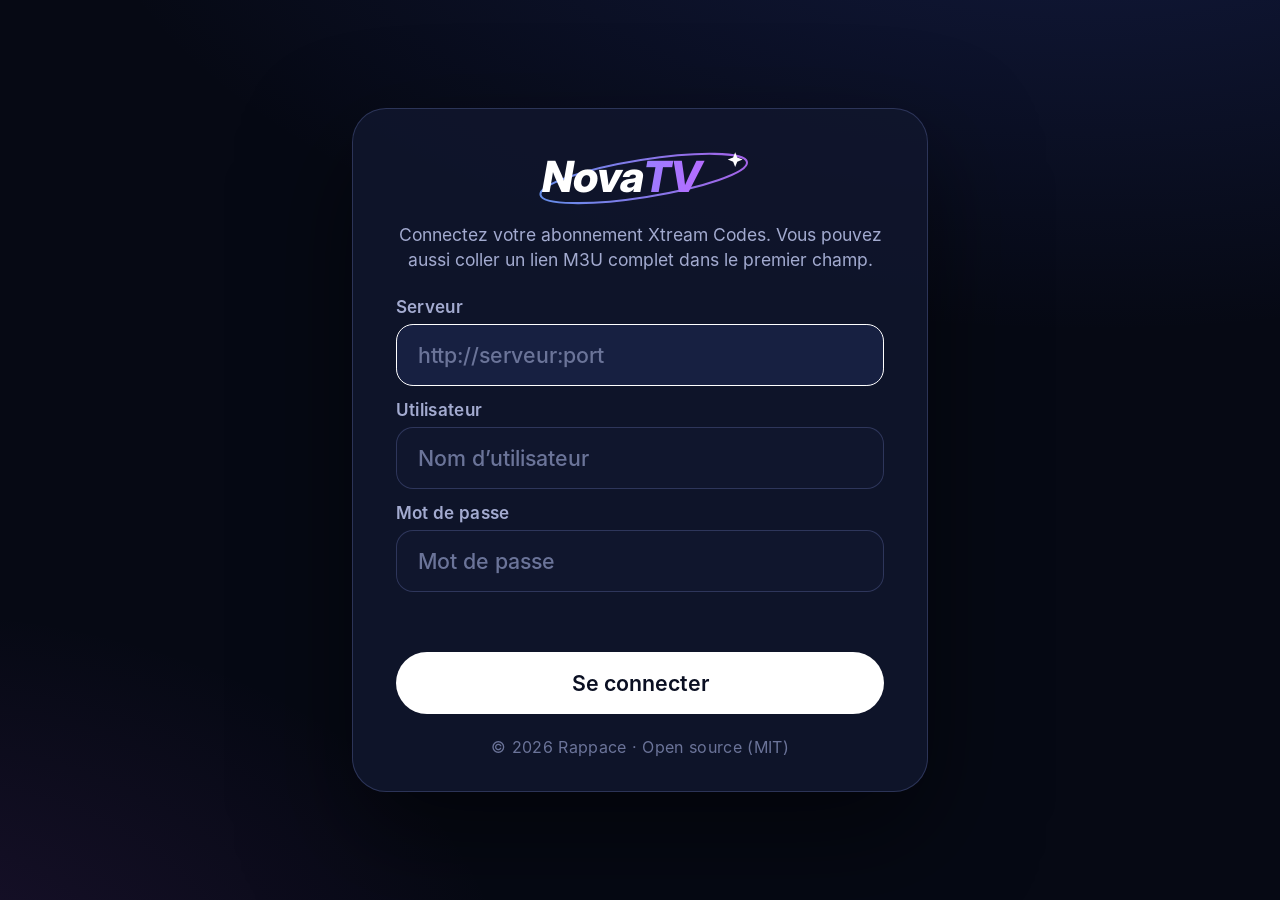
<file: app/index.html>
<!doctype html>
<!-- NovaTV — © 2026 Rappace — Logiciel libre sous licence MIT — https://github.com/RappaceFer/NovaTV -->
<html lang="fr">
<head>
<meta charset="utf-8">
<meta name="viewport" content="width=device-width,initial-scale=1,maximum-scale=1,user-scalable=no,viewport-fit=cover">
<meta name="referrer" content="no-referrer">
<title>NovaTV</title>
<link rel="stylesheet" href="app.css">
</head>
<body>
<div id="app"><nav id="nav" data-zone="nav"></nav><main id="main" data-zone="main"></main></div>
<div id="layers"></div>
<div id="toast" role="status"></div>
<script src="app.js"></script>
</body>
</html>
</file>
<file: app/app.css>
/* NovaTV — © 2026 Rappace — Logiciel libre sous licence MIT — https://github.com/RappaceFer/NovaTV */
@font-face{font-family:Inter;src:url(fonts/Inter-Regular.otf);font-weight:400}
@font-face{font-family:Inter;src:url(fonts/Inter-Medium.otf);font-weight:500}
@font-face{font-family:Inter;src:url(fonts/Inter-SemiBold.otf);font-weight:600}
@font-face{font-family:Inter;src:url(fonts/Inter-Bold.otf);font-weight:700}
@font-face{font-family:Display;src:url(fonts/InterDisplay-ExtraBold.otf);font-weight:800}

:root{
  --bg:#060914;--bg2:#0a0f22;--s1:#10162d;--s2:#172041;--s3:#202b55;
  --line:rgba(150,170,255,.12);--line2:rgba(150,170,255,.22);
  --tx:#eef1ff;--mu:#a3abd0;--di:#6b7499;
  --a1:#5f8dff;--a2:#b16cff;--grad:linear-gradient(120deg,#5f8dff 0%,#b16cff 100%);
  --live:#ff4d6d;--ok:#37d99a;--warn:#ffb648;
  --r:.9rem;--r2:1.25rem;
  --ring:0 0 0 .18rem #fff,0 .5rem 1.8rem rgba(95,141,255,.45);
  --nav:4.75rem;--gut:2.5rem;--ease:cubic-bezier(.2,.8,.2,1);
}
*{box-sizing:border-box;margin:0;padding:0;-webkit-tap-highlight-color:transparent}
html{font-size:16px;background:var(--bg);color:var(--tx);color-scheme:dark}
@media (min-width:900px) and (min-aspect-ratio:4/3){html{font-size:1.6667vw}}
body{font-family:Inter,system-ui,sans-serif;background:var(--bg);overflow:hidden;height:100vh;width:100vw;
  background-image:radial-gradient(80rem 40rem at 85% -20%,rgba(64,90,220,.22),transparent 60%),radial-gradient(50rem 30rem at -10% 110%,rgba(150,70,200,.14),transparent 60%);
  -webkit-font-smoothing:antialiased;user-select:none;-webkit-user-select:none}
img{display:block}
.ic{display:inline-flex;width:1.35em;height:1.35em;flex:none}.ic svg{width:100%;height:100%}
:focus{outline:none}
.hide{display:none!important}
.dim{color:var(--mu)}
.sr{position:absolute;width:1px;height:1px;overflow:hidden;clip:rect(0 0 0 0)}

/* ---------- shell ---------- */
#app{position:fixed;inset:0;display:flex}
#app.bare #nav{display:none}
#main{position:relative;flex:1;min-width:0;height:100%}
.page{position:absolute;inset:0;display:flex;flex-direction:column;overflow:hidden}
.page[hidden]{display:none}
.scroll{overflow-y:auto;overflow-x:hidden;scrollbar-width:none;overscroll-behavior:contain}
.scroll::-webkit-scrollbar,.row::-webkit-scrollbar,.gscroll::-webkit-scrollbar{display:none}

#nav{position:relative;z-index:20;width:var(--nav);flex:none;display:flex;flex-direction:column;align-items:stretch;gap:.35rem;padding:1.4rem .7rem;
  background:linear-gradient(180deg,rgba(10,15,34,.96),rgba(6,9,20,.96));border-right:1px solid var(--line)}
#nav .brand{height:2.6rem;display:flex;align-items:center;justify-content:center;margin-bottom:1.2rem}
#nav .brand svg{width:2.6rem;height:2.6rem}
.ni{position:relative;display:flex;align-items:center;gap:1rem;height:3rem;border-radius:.8rem;padding:0 .82rem;color:var(--mu);cursor:pointer;
  transition:background .15s,color .15s}
.ni .ic{width:1.45rem;height:1.45rem}
.ni .lb{position:absolute;left:4.25rem;white-space:nowrap;font-weight:600;font-size:1rem;opacity:0;transform:translateX(-.4rem);transition:opacity .15s,transform .2s var(--ease);pointer-events:none}
.ni.on{color:var(--tx);background:var(--s2)}
.ni.on::before{content:"";position:absolute;left:-.7rem;top:.7rem;bottom:.7rem;width:.22rem;border-radius:0 .2rem .2rem 0;background:var(--grad)}
.ni:focus{color:#fff;background:var(--grad);box-shadow:0 .4rem 1.4rem rgba(95,141,255,.4)}
#nav .sp{flex:1}
#nav:focus-within::after{content:"";position:absolute;left:100%;top:0;bottom:0;width:18rem;background:linear-gradient(90deg,rgba(6,9,20,.98) 60%,rgba(6,9,20,0));pointer-events:none;z-index:1}
#nav:focus-within .ni{width:13.5rem;z-index:2}
#nav:focus-within .lb{opacity:1;transform:none;z-index:2}
#nav:focus-within .ni:focus .lb{color:#fff}

/* ---------- page header ---------- */
.hdr{flex:none;display:flex;align-items:center;gap:1rem;padding:1.5rem var(--gut) 1rem}
.hdr h1{font-family:Display,Inter,sans-serif;font-weight:800;font-size:1.9rem;letter-spacing:-.02em}
.hdr .sub{color:var(--mu);font-size:.95rem;margin-top:.15rem}
.hdr .grow{flex:1;min-width:0}
.clock{font-weight:600;font-size:1.1rem;color:var(--mu);font-variant-numeric:tabular-nums}

/* ---------- focusable base ---------- */
.f{cursor:pointer;transition:transform .18s var(--ease),box-shadow .18s var(--ease),background .15s,color .15s}
body:not(.kbd) .f:focus{box-shadow:none}

/* buttons */
.btn{display:inline-flex;align-items:center;justify-content:center;gap:.55rem;height:2.9rem;padding:0 1.4rem;border-radius:999px;
  background:var(--s2);color:var(--tx);font-weight:600;font-size:1rem;white-space:nowrap;border:1px solid var(--line)}
.btn .ic{width:1.25rem;height:1.25rem}
.btn.pri{background:#fff;color:#0a0f22;border-color:transparent}
.btn:focus{background:var(--grad);color:#fff;border-color:transparent;transform:scale(1.05);box-shadow:var(--ring)}
.btn.icon{width:2.9rem;padding:0}
.btn.on .ic{color:var(--live)}
.btn.on:focus .ic{color:#fff}
.btns{display:flex;gap:.8rem;flex-wrap:wrap;align-items:center}

/* chips */
.chips{display:flex;gap:.6rem;overflow-x:auto;scrollbar-width:none;padding:.4rem var(--gut) .8rem;flex:none}
.chips::-webkit-scrollbar{display:none}
.chip{flex:none;height:2.4rem;padding:0 1.1rem;display:flex;align-items:center;border-radius:999px;background:var(--s1);border:1px solid var(--line);color:var(--mu);font-weight:600;font-size:.92rem;white-space:nowrap}
.chip.on{background:var(--s3);color:var(--tx);border-color:var(--line2)}
.chip:focus{background:var(--grad);color:#fff;border-color:transparent;box-shadow:var(--ring);transform:scale(1.05)}

/* rows (horizontal carousels) */
.sec{margin-bottom:1.6rem}
.sec h2{font-weight:700;font-size:1.25rem;padding:0 var(--gut);margin-bottom:.75rem;display:flex;align-items:center;gap:.6rem}
.sec h2 .cnt{font-size:.85rem;color:var(--di);font-weight:600}
.row{display:flex;gap:1rem;overflow-x:auto;overflow-y:visible;padding:.55rem var(--gut) .9rem;scrollbar-width:none;scroll-padding:0 var(--gut)}

/* cards */
.card{flex:none;position:relative;border-radius:var(--r);background:var(--s1);overflow:hidden}
.card:focus{transform:scale(1.07);box-shadow:var(--ring);z-index:2}
.poster{width:9.6rem}
.poster .im{aspect-ratio:2/3}
.land{width:16rem}
.land .im{aspect-ratio:16/9}
.chan{width:11rem}
.chan .im{aspect-ratio:16/10;background:linear-gradient(160deg,var(--s2),var(--s1));display:flex;align-items:center;justify-content:center}
.chan .im img{width:62%;height:62%;object-fit:contain}
.im{position:relative;width:100%;background:var(--s2);overflow:hidden}
.im>img.cv{width:100%;height:100%;object-fit:cover}
.ph{position:absolute;inset:0;display:flex;align-items:center;justify-content:center;padding:.8rem;text-align:center;font-family:Display,Inter;font-weight:800;font-size:1.15rem;line-height:1.15;color:rgba(238,241,255,.8);
  background:linear-gradient(150deg,#1c2654,#2a1f55)}
.chan .ph{font-size:1.6rem}
.ct{padding:.6rem .75rem .7rem}
.ct .t{font-weight:600;font-size:.92rem;white-space:nowrap;overflow:hidden;text-overflow:ellipsis}
.ct .s{font-size:.78rem;color:var(--mu);margin-top:.15rem;white-space:nowrap;overflow:hidden;text-overflow:ellipsis}
.card:focus .ct{background:var(--s3)}
.pbar{height:.22rem;background:rgba(255,255,255,.14);border-radius:1rem;overflow:hidden}
.pbar i{display:block;height:100%;background:var(--grad);border-radius:1rem}
.card .pbar{position:absolute;left:.6rem;right:.6rem;bottom:.5rem}
.badge{position:absolute;top:.5rem;left:.5rem;padding:.18rem .5rem;border-radius:.4rem;font-size:.7rem;font-weight:700;background:rgba(6,9,20,.78);color:#fff;letter-spacing:.02em}
.badge.live{background:var(--live)}
.badge.r{left:auto;right:.5rem}
.badge.seen{background:var(--ok);color:#04130c}
.epi.seen .t{color:var(--mu)}
.epi.seen .im img{opacity:.6}
.vutag{display:inline-flex;align-items:center;gap:.35rem;height:2.9rem;padding:0 1rem;color:var(--ok);font-weight:600}

/* grids */
.grid{display:grid;grid-template-columns:repeat(auto-fill,minmax(9.6rem,1fr));gap:1.3rem 1rem;padding:1.1rem var(--gut) 3rem;align-content:start}
.grid .poster{width:auto}

/* split layout: categories + content */
.split{flex:1;min-height:0;display:flex}
.cats{width:16.5rem;flex:none;padding:.3rem .6rem 3rem var(--gut);border-right:1px solid var(--line)}
.cat{display:flex;align-items:center;gap:.6rem;height:2.75rem;padding:0 .9rem;border-radius:.7rem;color:var(--mu);font-weight:500;font-size:.95rem}
.cat .n{flex:1;min-width:0;white-space:nowrap;overflow:hidden;text-overflow:ellipsis}
.cat .c{font-size:.75rem;color:var(--di);font-variant-numeric:tabular-nums}
.cat.on{background:var(--s2);color:var(--tx)}
.cat:focus{background:var(--grad);color:#fff;box-shadow:var(--ring)}
.cat:focus .c{color:rgba(255,255,255,.8)}
.pane{flex:1;min-width:0}

/* channel list rows */
.list{padding:.6rem var(--gut) 3rem 1.2rem;display:flex;flex-direction:column;gap:.45rem}
.ch{display:flex;align-items:center;gap:1rem;min-height:4.4rem;padding:.55rem 1rem .55rem .7rem;border-radius:var(--r);background:var(--s1);border:1px solid transparent}
.ch .no{width:2.4rem;text-align:right;font-variant-numeric:tabular-nums;color:var(--di);font-weight:600;font-size:.9rem}
.ch .lg{width:4.6rem;height:3rem;flex:none;border-radius:.55rem;background:var(--s2);display:flex;align-items:center;justify-content:center;overflow:hidden;position:relative}
.ch .lg img{max-width:85%;max-height:80%;object-fit:contain}
.ch .lg .ph{font-size:.95rem;padding:.2rem}
.ch .bd{flex:1;min-width:0}
.ch .nm{font-weight:600;font-size:1rem;white-space:nowrap;overflow:hidden;text-overflow:ellipsis}
.ch .ep{display:flex;align-items:center;gap:.7rem;margin-top:.3rem;font-size:.82rem;color:var(--mu)}
.ch .ep .tt{flex:1;min-width:0;white-space:nowrap;overflow:hidden;text-overflow:ellipsis}
.ch .ep .pbar{width:5rem;flex:none}
.ch .fav{color:var(--live);width:1.1rem;height:1.1rem}
.ch:focus{background:var(--s3);border-color:rgba(255,255,255,.9);box-shadow:0 .5rem 1.6rem rgba(95,141,255,.35);transform:scale(1.015)}
.ch:focus .no{color:var(--tx)}

/* hero */
.hero{position:relative;height:21rem;flex:none;margin:0 0 1.2rem;overflow:hidden}
.hero .bg{position:absolute;inset:0;width:100%;height:100%;object-fit:cover;opacity:.55}
.hero::after{content:"";position:absolute;inset:0;background:linear-gradient(90deg,var(--bg) 8%,rgba(6,9,20,.75) 45%,rgba(6,9,20,.1) 100%),linear-gradient(0deg,var(--bg),transparent 45%)}
.hero .in{position:relative;z-index:2;height:100%;display:flex;flex-direction:column;justify-content:flex-end;padding:0 var(--gut) 1.6rem;max-width:44rem}
.eyebrow{font-size:.78rem;font-weight:700;letter-spacing:.14em;text-transform:uppercase;background:var(--grad);-webkit-background-clip:text;background-clip:text;color:transparent;margin-bottom:.5rem}
.hero h2{font-family:Display,Inter;font-weight:800;font-size:2.6rem;line-height:1.05;letter-spacing:-.02em;margin-bottom:.7rem}
.meta{display:flex;flex-wrap:wrap;gap:.45rem .9rem;color:var(--mu);font-size:.92rem;font-weight:500;align-items:center;margin-bottom:.8rem}
.meta .st{color:var(--warn)}
.plot{color:#c8cee8;font-size:.98rem;line-height:1.5;display:-webkit-box;-webkit-line-clamp:3;-webkit-box-orient:vertical;overflow:hidden;margin-bottom:1.2rem}

/* detail */
.det{position:relative;flex:1;min-height:0}
.det .bg{position:absolute;inset:0;width:100%;height:100%;object-fit:cover;opacity:.35}
.det .shade{position:absolute;inset:0;background:linear-gradient(90deg,var(--bg) 20%,rgba(6,9,20,.7) 60%,rgba(6,9,20,.35)),linear-gradient(0deg,var(--bg) 5%,transparent 50%)}
.det .body{position:absolute;inset:0;z-index:2}
.det .top{display:flex;gap:2rem;padding:2.2rem var(--gut) 1.4rem;align-items:flex-start}
.det .pst{width:12rem;flex:none;border-radius:var(--r);overflow:hidden;box-shadow:0 1rem 3rem rgba(0,0,0,.5)}
.det .pst .im{aspect-ratio:2/3}
.det .info{flex:1;min-width:0;max-width:46rem}
.det h1{font-family:Display,Inter;font-weight:800;font-size:2.4rem;line-height:1.08;letter-spacing:-.02em;margin-bottom:.8rem}
.det .plot{-webkit-line-clamp:5}
.det .cast{color:var(--mu);font-size:.85rem;line-height:1.5;margin:-.4rem 0 1.2rem;display:-webkit-box;-webkit-line-clamp:2;-webkit-box-orient:vertical;overflow:hidden}
.det .cast b{color:var(--tx);font-weight:600}

/* episodes */
.eps{display:flex;flex-direction:column;gap:.6rem;padding:.2rem var(--gut) 3rem}
.epi{display:flex;gap:1.1rem;align-items:center;padding:.6rem;border-radius:var(--r);background:rgba(16,22,45,.85);border:1px solid transparent}
.epi .im{width:12rem;flex:none;aspect-ratio:16/9;border-radius:.6rem}
.epi .im .pbar{position:absolute;left:.5rem;right:.5rem;bottom:.45rem}
.epi .bd{flex:1;min-width:0}
.epi .t{font-weight:600;font-size:1rem;margin-bottom:.25rem}
.epi .t .k{color:var(--a1);margin-right:.5rem}
.epi .s{color:var(--mu);font-size:.85rem;line-height:1.45;display:-webkit-box;-webkit-line-clamp:2;-webkit-box-orient:vertical;overflow:hidden}
.epi .du{color:var(--di);font-size:.8rem;margin-top:.3rem}
.epi:focus{background:var(--s3);border-color:rgba(255,255,255,.9);box-shadow:0 .5rem 1.6rem rgba(95,141,255,.35);transform:scale(1.012)}

/* guide */
.guide{flex:1;min-height:0;display:flex;flex-direction:column;padding:0 0 0 var(--gut)}
.gscroll{flex:1;min-height:0;overflow:auto;position:relative;scrollbar-width:none;border-top:1px solid var(--line)}
.gin{position:relative}
.ghead{position:sticky;top:0;z-index:5;display:flex;height:2.6rem;background:var(--bg)}
.gcorner{position:sticky;left:0;z-index:6;width:13rem;flex:none;background:var(--bg);display:flex;align-items:center;padding-left:.2rem;font-weight:700;font-size:.9rem;color:var(--mu)}
.gtimes{position:relative;flex:none;height:100%}
.gtimes span{position:absolute;top:0;height:100%;display:flex;align-items:center;padding-left:.6rem;border-left:1px solid var(--line);font-size:.82rem;color:var(--mu);font-weight:600;font-variant-numeric:tabular-nums}
.grw{display:flex;height:4.2rem;border-bottom:1px solid var(--line)}
.hdr .grow,.pctl .grow{flex:1;min-width:0}
.gch{position:sticky;left:0;z-index:4;width:13rem;flex:none;display:flex;align-items:center;gap:.7rem;padding:0 .8rem 0 .2rem;background:var(--bg);border-right:1px solid var(--line)}
.gch .lg{width:3.6rem;height:2.4rem;flex:none;border-radius:.45rem;background:var(--s2);display:flex;align-items:center;justify-content:center;overflow:hidden;position:relative}
.gch .lg img{max-width:85%;max-height:80%;object-fit:contain}
.gch .lg .ph{font-size:.75rem}
.gch .nm{font-size:.85rem;font-weight:600;white-space:nowrap;overflow:hidden;text-overflow:ellipsis}
.gch.cur{background:var(--s1)}
.gch.cur .nm{color:#fff}
.gtrack{position:relative;flex:none;height:100%}
.gp{position:absolute;top:.3rem;bottom:.3rem;border-radius:.55rem;background:var(--s1);border:1px solid var(--line);padding:.45rem .7rem;overflow:hidden;
  transition:background .12s,box-shadow .12s}
.gp .t{font-weight:600;font-size:.86rem;white-space:nowrap;overflow:hidden;text-overflow:ellipsis}
.gp .s{font-size:.74rem;color:var(--mu);margin-top:.18rem;white-space:nowrap;font-variant-numeric:tabular-nums}
.gp.now{background:var(--s2);border-color:var(--line2)}
.gp.now .t::before{content:"";display:inline-block;width:.45rem;height:.45rem;border-radius:50%;background:var(--live);margin-right:.4rem;vertical-align:.1rem}
.gp.past{opacity:.55}
.gp.empty{color:var(--di);font-style:italic}
.gp:focus{background:var(--grad);border-color:#fff;box-shadow:0 0 0 .14rem #fff;z-index:3;opacity:1}
.gp:focus .s{color:rgba(255,255,255,.85)}
.gnow{position:absolute;top:0;bottom:0;width:.14rem;background:var(--live);z-index:3;pointer-events:none;box-shadow:0 0 .6rem rgba(255,77,109,.7)}
.gnow::before{content:"";position:absolute;top:0;left:-.3rem;width:.74rem;height:.74rem;border-radius:50%;background:var(--live)}
.ginfo{flex:none;min-height:5.6rem;padding:.9rem var(--gut) 1rem 0;display:flex;gap:1.4rem;align-items:flex-start}
.ginfo .t{font-weight:700;font-size:1.15rem}
.ginfo .s{color:var(--mu);font-size:.86rem;margin-top:.2rem}
.ginfo .d{color:#c8cee8;font-size:.86rem;line-height:1.45;margin-top:.35rem;display:-webkit-box;-webkit-line-clamp:2;-webkit-box-orient:vertical;overflow:hidden}

/* forms / settings */
.form{display:flex;flex-direction:column;gap:.6rem}
.fld{display:flex;flex-direction:column;gap:.35rem}
.fld label{font-size:.8rem;font-weight:600;color:var(--mu);letter-spacing:.02em}
.inp{height:2.9rem;border-radius:.8rem;background:var(--s1);border:1px solid var(--line2);color:var(--tx);font:500 1rem Inter,sans-serif;padding:0 1rem;width:100%}
.inp:focus{border-color:#fff;box-shadow:var(--ring);background:var(--s2)}
.inp::placeholder{color:var(--di)}
.set{max-width:52rem;padding:.4rem var(--gut) 3rem}
.set h3{font-size:.8rem;font-weight:700;letter-spacing:.12em;text-transform:uppercase;color:var(--di);margin:1.4rem 0 .6rem}
.si{display:flex;align-items:center;gap:1rem;min-height:3.6rem;padding:.6rem 1.1rem;border-radius:var(--r);background:var(--s1);margin-bottom:.45rem;border:1px solid transparent}
.si .ic{color:var(--a1)}
.si .k{flex:1;font-weight:600}
.si .k small{display:block;font-weight:400;color:var(--mu);font-size:.8rem;margin-top:.15rem}
.si .v{color:var(--mu);font-weight:500;font-size:.92rem;text-align:right}
.si.ro{cursor:default}
.si:focus{background:var(--s3);border-color:#fff;box-shadow:0 .5rem 1.6rem rgba(95,141,255,.35)}
.si:focus .ic{color:#fff}
.tg{width:2.9rem;height:1.65rem;border-radius:1rem;background:var(--s3);position:relative;flex:none;transition:background .2s}
.tg::after{content:"";position:absolute;top:.2rem;left:.2rem;width:1.25rem;height:1.25rem;border-radius:50%;background:#fff;transition:transform .2s var(--ease)}
.tg.on{background:var(--grad)}.tg.on::after{transform:translateX(1.25rem)}

/* login */
.login{flex:1;display:flex;padding:1.2rem;overflow:auto}
.lcard{margin:auto;width:27rem;max-width:100%;padding:1.6rem 2rem 1.6rem;border-radius:1.6rem;background:rgba(16,22,45,.88);border:1px solid var(--line2);box-shadow:0 2rem 5rem rgba(0,0,0,.5)}
.logo{display:block;width:10.5rem;height:auto;margin:0 auto 1rem}
.lcard p.h{color:var(--mu);font-size:.82rem;text-align:center;margin:-.3rem 0 1.1rem;line-height:1.4}
.err{color:#ff8fa3;font-size:.88rem;min-height:1.2rem;text-align:center}
.lcard .btn{width:100%;margin-top:.4rem}
.sign{margin-top:1.1rem;text-align:center;color:var(--di);font-size:.75rem;letter-spacing:.02em}

/* empty / loading */
.empty{display:flex;flex-direction:column;align-items:center;justify-content:center;text-align:center;gap:.6rem;padding:4rem 2rem;color:var(--mu)}
.empty .ic{width:3rem;height:3rem;color:var(--di);margin-bottom:.4rem}
.empty b{color:var(--tx);font-size:1.1rem}
.spin{width:2.6rem;height:2.6rem;border-radius:50%;border:.22rem solid rgba(255,255,255,.12);border-top-color:var(--a1);border-right-color:var(--a2);animation:sp .8s linear infinite}
@keyframes sp{to{transform:rotate(360deg)}}
.center{display:flex;align-items:center;justify-content:center;flex:1;padding:3rem}
.sk{background:linear-gradient(100deg,var(--s1) 30%,var(--s2) 50%,var(--s1) 70%);background-size:300% 100%;animation:sk 1.4s ease infinite}
@keyframes sk{from{background-position:100% 0}to{background-position:0 0}}

/* layers: dialogs + player */
#layers>*{position:fixed;inset:0;z-index:50}
.dlg{display:flex;align-items:center;justify-content:center;background:rgba(3,5,12,.78);padding:1.5rem}
.dbox{width:30rem;max-width:100%;border-radius:1.4rem;background:var(--s1);border:1px solid var(--line2);padding:1.8rem;box-shadow:0 2rem 5rem rgba(0,0,0,.6)}
.dbox h3{font-family:Display,Inter;font-weight:800;font-size:1.45rem;margin-bottom:.6rem}
.dbox p{color:var(--mu);line-height:1.5;margin-bottom:1.4rem;font-size:.95rem}
.dbox .btns{justify-content:flex-end}
.pin{display:flex;justify-content:center;gap:.7rem;margin:0 0 1.3rem}
.pin i{width:.95rem;height:.95rem;border-radius:50%;border:.14rem solid var(--line2)}
.pin i.on{background:var(--grad);border-color:transparent}
.pad{display:grid;grid-template-columns:repeat(3,1fr);gap:.6rem;max-width:17rem;margin:0 auto}
.pad .btn{height:3.2rem;font-size:1.2rem;padding:0}

.player{background:#000}
.player video{position:absolute;inset:0;width:100%;height:100%;background:#000;object-fit:contain}
.pov{position:absolute;inset:0;display:flex;flex-direction:column;justify-content:space-between;transition:opacity .25s;
  background:linear-gradient(180deg,rgba(0,0,0,.75),transparent 28%,transparent 55%,rgba(0,0,0,.85))}
.pov.off{opacity:0;pointer-events:none}
.ptop{display:flex;align-items:center;gap:1rem;padding:1.6rem 2.4rem}
.ptop .lg{width:5rem;height:3.2rem;border-radius:.55rem;background:rgba(255,255,255,.08);display:flex;align-items:center;justify-content:center;overflow:hidden;flex:none;position:relative}
.ptop .lg img{max-width:85%;max-height:80%;object-fit:contain}
.ptop .t{font-family:Display,Inter;font-weight:800;font-size:1.6rem;letter-spacing:-.01em}
.ptop .s{color:var(--mu);font-size:.92rem;margin-top:.15rem}
.pbot{padding:0 2.4rem 1.8rem}
.pnow{margin-bottom:1rem;max-width:46rem}
.pnow .t{font-weight:700;font-size:1.1rem}
.pnow .s{color:var(--mu);font-size:.86rem;margin-top:.25rem}
.pnow .nx{color:var(--di);font-size:.84rem;margin-top:.35rem}
.seek{display:flex;align-items:center;gap:1rem;margin-bottom:1.1rem;font-variant-numeric:tabular-nums;font-size:.9rem;font-weight:600}
.seek .bar{flex:1;height:.35rem;border-radius:1rem;background:rgba(255,255,255,.2);position:relative;cursor:pointer}
.seek .bar i{position:absolute;left:0;top:0;bottom:0;border-radius:1rem;background:var(--grad)}
.seek .bar b{position:absolute;top:50%;width:1rem;height:1rem;margin:-.5rem 0 0 -.5rem;border-radius:50%;background:#fff;box-shadow:0 0 .8rem rgba(95,141,255,.8)}
.pctl{display:flex;align-items:center;gap:.8rem}
.pctl .grow{flex:1}
.pctl .btn{background:rgba(255,255,255,.1);border-color:rgba(255,255,255,.12)}
.pctl .btn:focus{background:var(--grad)}
.pmsg{position:absolute;inset:0;display:flex;flex-direction:column;align-items:center;justify-content:center;gap:1rem;text-align:center;pointer-events:none}
.pmsg .m{color:var(--mu);font-size:.95rem;max-width:30rem}
.pmsg.err{pointer-events:auto;background:rgba(0,0,0,.7)}
.pmsg.err b{font-size:1.3rem}
.osd{position:absolute;top:1.6rem;right:2.4rem;padding:.5rem 1rem;border-radius:.7rem;background:rgba(6,9,20,.8);font-weight:700;font-size:1.1rem;font-variant-numeric:tabular-nums}

#toast{position:fixed;left:50%;bottom:2.2rem;z-index:90;transform:translate(-50%,1rem);opacity:0;transition:opacity .2s,transform .25s var(--ease);
  padding:.8rem 1.3rem;border-radius:999px;background:#fff;color:#0a0f22;font-weight:600;font-size:.95rem;box-shadow:0 1rem 3rem rgba(0,0,0,.5);pointer-events:none;white-space:nowrap}
#toast.on{opacity:1;transform:translate(-50%,0)}

.hint{display:flex;align-items:center;gap:.5rem;margin:1.2rem .9rem 0;color:var(--di);font-size:.78rem;line-height:1.35}
.hint .ic{width:1.1rem;height:1.1rem}
.dbox h4{font-size:.74rem;font-weight:700;letter-spacing:.12em;text-transform:uppercase;color:var(--di);margin:1.1rem 0 .5rem}
.dbox .si{min-height:3rem;margin-bottom:.35rem;background:var(--s2)}
.dbox .si .ic{color:var(--ok)}
.dbox.tracks{width:34rem;max-height:92vh;overflow-y:auto;scrollbar-width:none}
.dbox.tracks p{margin:.4rem 0 0}
.dbox p.note{font-size:.84rem;margin:.2rem 0 .4rem;color:var(--di)}
.trailer .pmsg.err{background:rgba(0,0,0,.85)}
video::cue{background:rgba(0,0,0,.62);color:#fff;font-family:Inter,sans-serif;font-size:1.35rem;line-height:1.35}

.trailer{background:#000}
.trailer iframe{position:absolute;inset:0;width:100%;height:100%;border:0;background:#000}
.tr-top{position:absolute;top:0;left:0;right:0;padding:1.4rem 2.4rem 3rem;background:linear-gradient(180deg,rgba(0,0,0,.85),transparent);transition:opacity .4s;pointer-events:none}
.tr-top .t{font-family:Display,Inter;font-weight:800;font-size:1.5rem}
.tr-top .s{color:var(--mu);font-size:.9rem;margin-top:.2rem}
.tr-top.off{opacity:0}
/* lecteur natif : la vidéo LibVLC est sous la page, on rend tout transparent */
html.vlc,html.vlc body{background:transparent!important;background-image:none!important;color-scheme:normal}
html.vlc #app{visibility:hidden}
html.vlc .player{background:transparent}

/* ---------- phone / narrow ---------- */
@media (max-width:899px),(max-aspect-ratio:4/3){
  :root{--gut:1rem;--nav:0}
  #app{flex-direction:column-reverse}
  #nav{width:100%;height:auto;flex-direction:row;padding:.35rem .4rem calc(.35rem + env(safe-area-inset-bottom));gap:0;border-right:0;border-top:1px solid var(--line);overflow-x:auto;scrollbar-width:none}
  #nav::-webkit-scrollbar{display:none}
  #nav .brand,#nav .sp{display:none}
  .ni{flex:1 1 0;min-width:0;flex-direction:column;justify-content:center;gap:.2rem;height:3.4rem;padding:0;border-radius:.7rem}
  #nav:focus-within .ni{width:auto}
  .ni .lb{position:static;opacity:1;transform:none;font-size:.6rem;font-weight:600;max-width:100%;overflow:hidden;text-overflow:ellipsis}
  .ni .ic{width:1.3rem;height:1.3rem}
  .ni.on::before{display:none}
  .ni.on{background:transparent;color:#fff}.ni.on .ic{color:var(--a1)}
  #nav:focus-within::after{display:none}
  .hdr{padding:calc(1rem + env(safe-area-inset-top)) var(--gut) .6rem}
  .hdr h1{font-size:1.5rem}
  .clock{display:none}
  .split{flex-direction:column}
  .cats{width:auto;border-right:0;display:flex;gap:.5rem;overflow-x:auto;overflow-y:hidden;padding:.2rem var(--gut) .7rem;flex:none;scrollbar-width:none}
  .cats::-webkit-scrollbar{display:none}
  .cat{flex:none;height:2.3rem;border-radius:999px;background:var(--s1);border:1px solid var(--line);font-size:.85rem}
  .cat .c{display:none}
  .cats .hint{display:none}
  .pane{flex:1;min-height:0}
  .list{padding:.2rem var(--gut) 2rem}
  .ch .no{display:none}
  .grid{grid-template-columns:repeat(auto-fill,minmax(6.6rem,1fr));gap:1rem .7rem}
  .poster{width:7.2rem}.land{width:13rem}.chan{width:8.4rem}
  .hero{height:17rem}.hero h2{font-size:1.8rem}
  .hero .plot{-webkit-line-clamp:2}
  .det .top{flex-direction:column;gap:1.2rem;padding-top:1.4rem}
  .det .pst{width:8rem}
  .det h1{font-size:1.7rem}
  .epi .im{width:8.5rem}
  .guide{padding-left:0}
  .gcorner,.gch{width:8.5rem}
  .gch .lg{width:2.6rem}
  .ginfo{padding-left:var(--gut)}
  .ptop,.pbot{padding-left:1rem;padding-right:1rem}
  .ptop .t{font-size:1.2rem}
  .pctl{flex-wrap:wrap}
  .lcard{padding:1.6rem 1.3rem}
  .dbox{padding:1.4rem}
}
</file>
